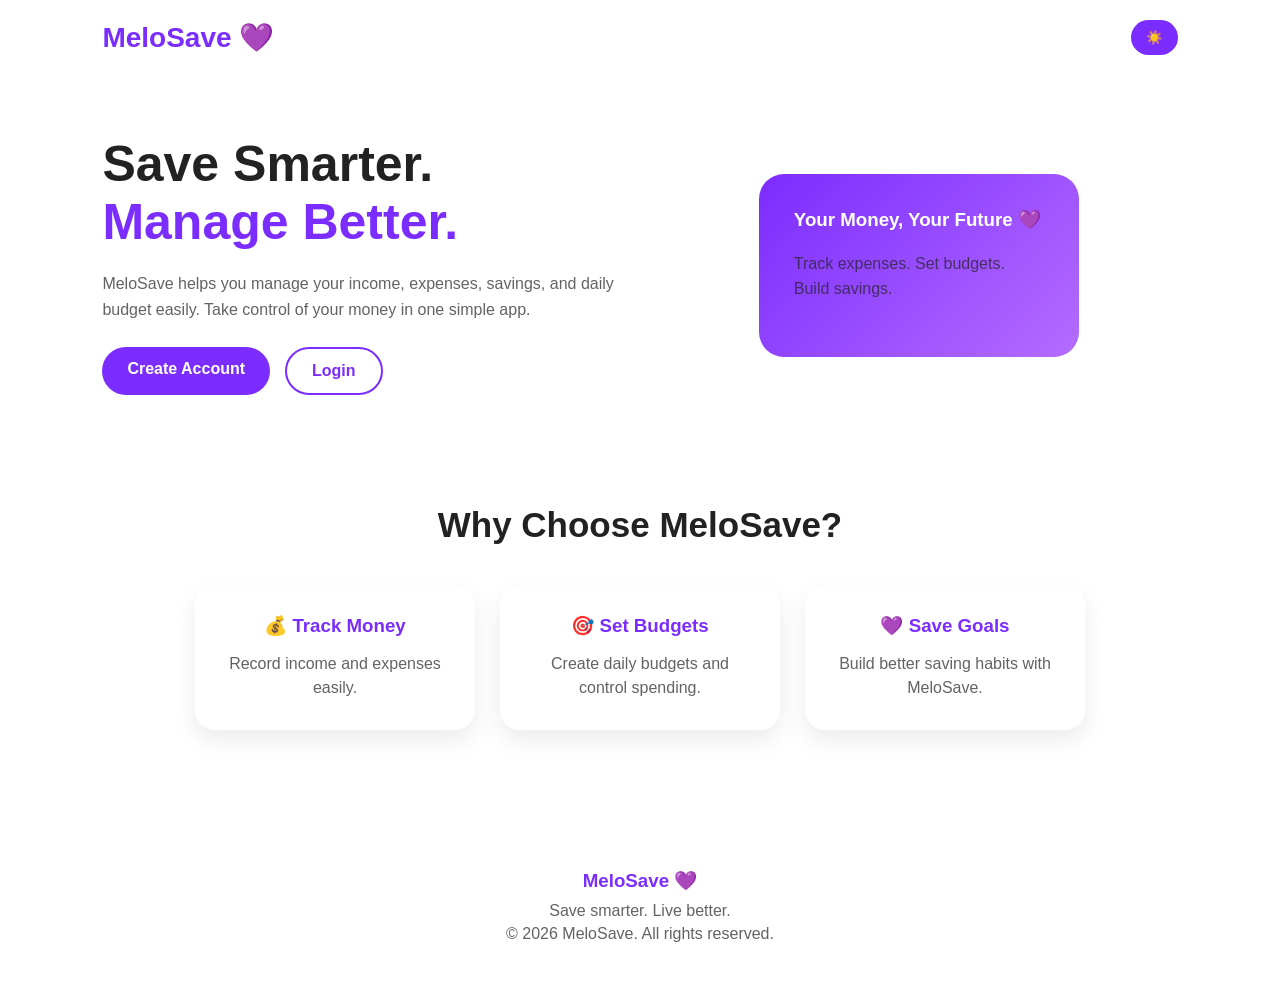
<file: index.html>
<!DOCTYPE html>
<html lang="en">

<head>
    <meta charset="UTF-8">
    <meta name="viewport" content="width=device-width, initial-scale=1.0">

    <title>MeloSave | Save Smarter</title>

    <link rel="stylesheet" href="style.css">
    <link rel="manifest" href="/MELOSAV/manifest.json">
<meta name="theme-color" content="#6C3EF4">
    <link rel="apple-touch-icon" href="icon-192.png">
<link rel="icon" type="image/png" href="icon-192.png">
    

</head>


<body>


<!-- NAVBAR -->

<header>

    <nav class="navbar">

        <h2 class="logo">
            MeloSave 💜
        </h2>


        <div class="nav-buttons">

            <button id="themeToggle">
                🌙
            </button>

        </div>

    </nav>

</header>




<!-- HERO SECTION -->

<section class="hero">


    <div class="hero-content">

        <h1>
            Save Smarter.
            <span>Manage Better.</span>
        </h1>


        <p>
            MeloSave helps you manage your income,
            expenses, savings, and daily budget easily.
            Take control of your money in one simple app.
        </p>


        <div class="hero-buttons">

            <a href="signup.html" class="btn">
                Create Account
            </a>


            <a href="login.html" class="btn secondary">
                Login
            </a>

        </div>


    </div>




    <div class="hero-card">


        <div class="money-card">

            <h3>
                Your Money,
                Your Future 💜
            </h3>


            <p>
                Track expenses.
                Set budgets.
                Build savings.
            </p>


        </div>


    </div>


</section>






<!-- FEATURES SECTION -->


<section class="features">


    <h2>
        Why Choose MeloSave?
    </h2>



    <div class="feature-container">


        <div class="feature-card">

            <h3>
                💰 Track Money
            </h3>

            <p>
                Record income and expenses
                easily.
            </p>

        </div>




        <div class="feature-card">

            <h3>
                🎯 Set Budgets
            </h3>

            <p>
                Create daily budgets and
                control spending.
            </p>

        </div>





        <div class="feature-card">

            <h3>
                💜 Save Goals
            </h3>

            <p>
                Build better saving habits
                with MeloSave.
            </p>

        </div>


    </div>


</section>







<!-- FOOTER -->


<footer>


    <h3>
        MeloSave 💜
    </h3>


    <p>
        Save smarter. Live better.
    </p>


    <p>
        © 2026 MeloSave. All rights reserved.
    </p>


</footer>





<script src="script.js"></script>
    <script>
  if ("serviceWorker" in navigator) {
    window.addEventListener("load", function() {
      navigator.serviceWorker
        .register("/MELOSAV/sw.js")
        .then(res => console.log("Service worker registered!"))
        .catch(err => console.log("Service worker not registered", err));
    });
  }
    </script>
    
    

</body>

</html>
</file>
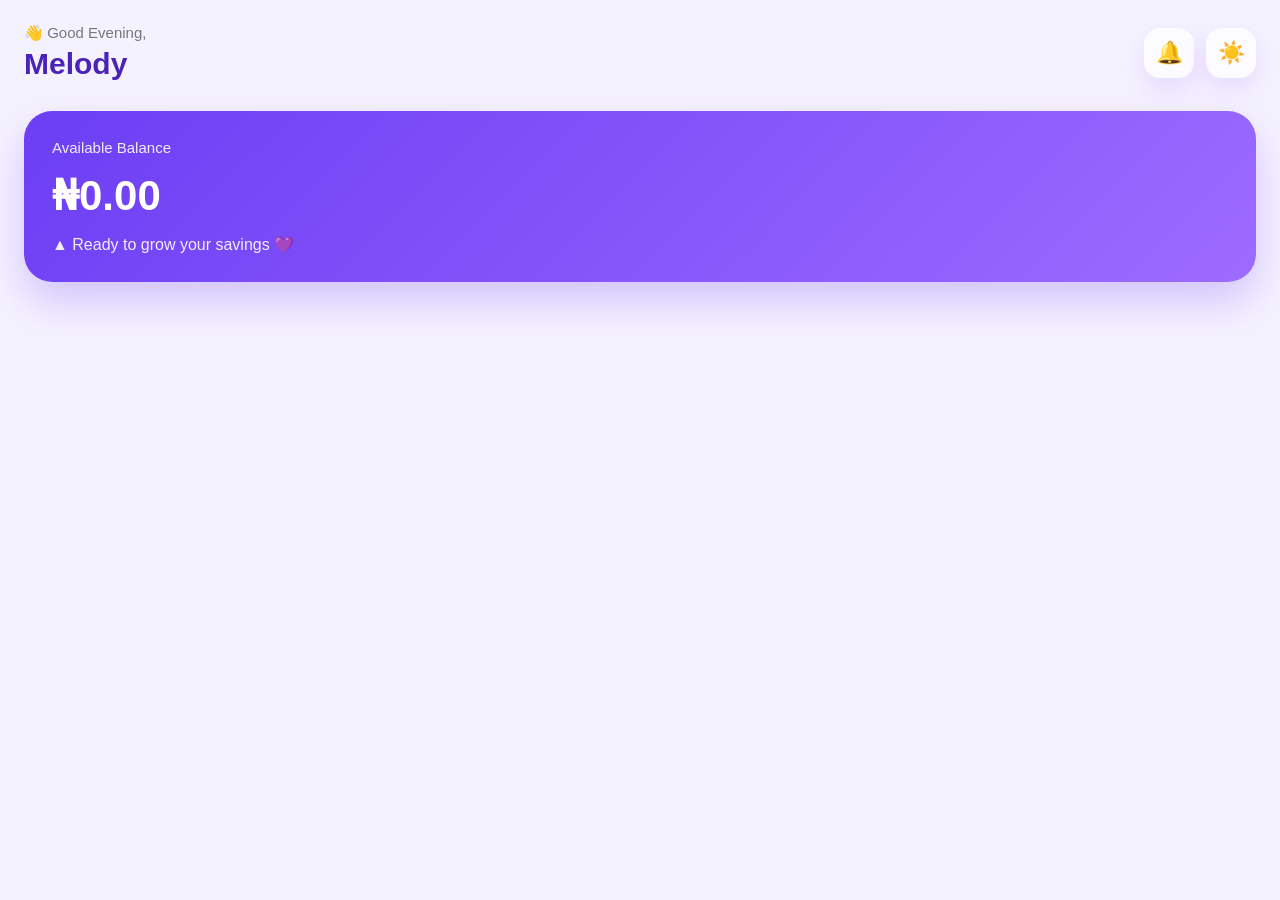
<file: dashboard-v3.html>
<!DOCTYPE html>
<html lang="en">
<head>
    <meta charset="UTF-8">
    <meta name="viewport" content="width=device-width, initial-scale=1.0">
    <title>Dashboard | MeloSave V3</title>

    <link rel="stylesheet" href="dashboard-v3.css">
</head>

<body>
<header class="top-bar">

    <div class="user-info">

        <p class="greeting">
            👋 Good Evening,
        </p>

        <h1 class="username">
            Melody
        </h1>

    </div>

    <div class="top-actions">

        <button class="icon-btn">
            🔔
        </button>

        <button class="icon-btn" id="themeToggle">
            🌙
        </button>

    </div>

</header>



<section class="balance-card">

    <p class="balance-title">
        Available Balance
    </p>

    <h2 class="balance-amount">
        ₦0.00
    </h2>

    <p class="balance-change">
        ▲ Ready to grow your savings 💜
    </p>

</section>
</body>

<script src="script.js"></script>
</html>
</file>
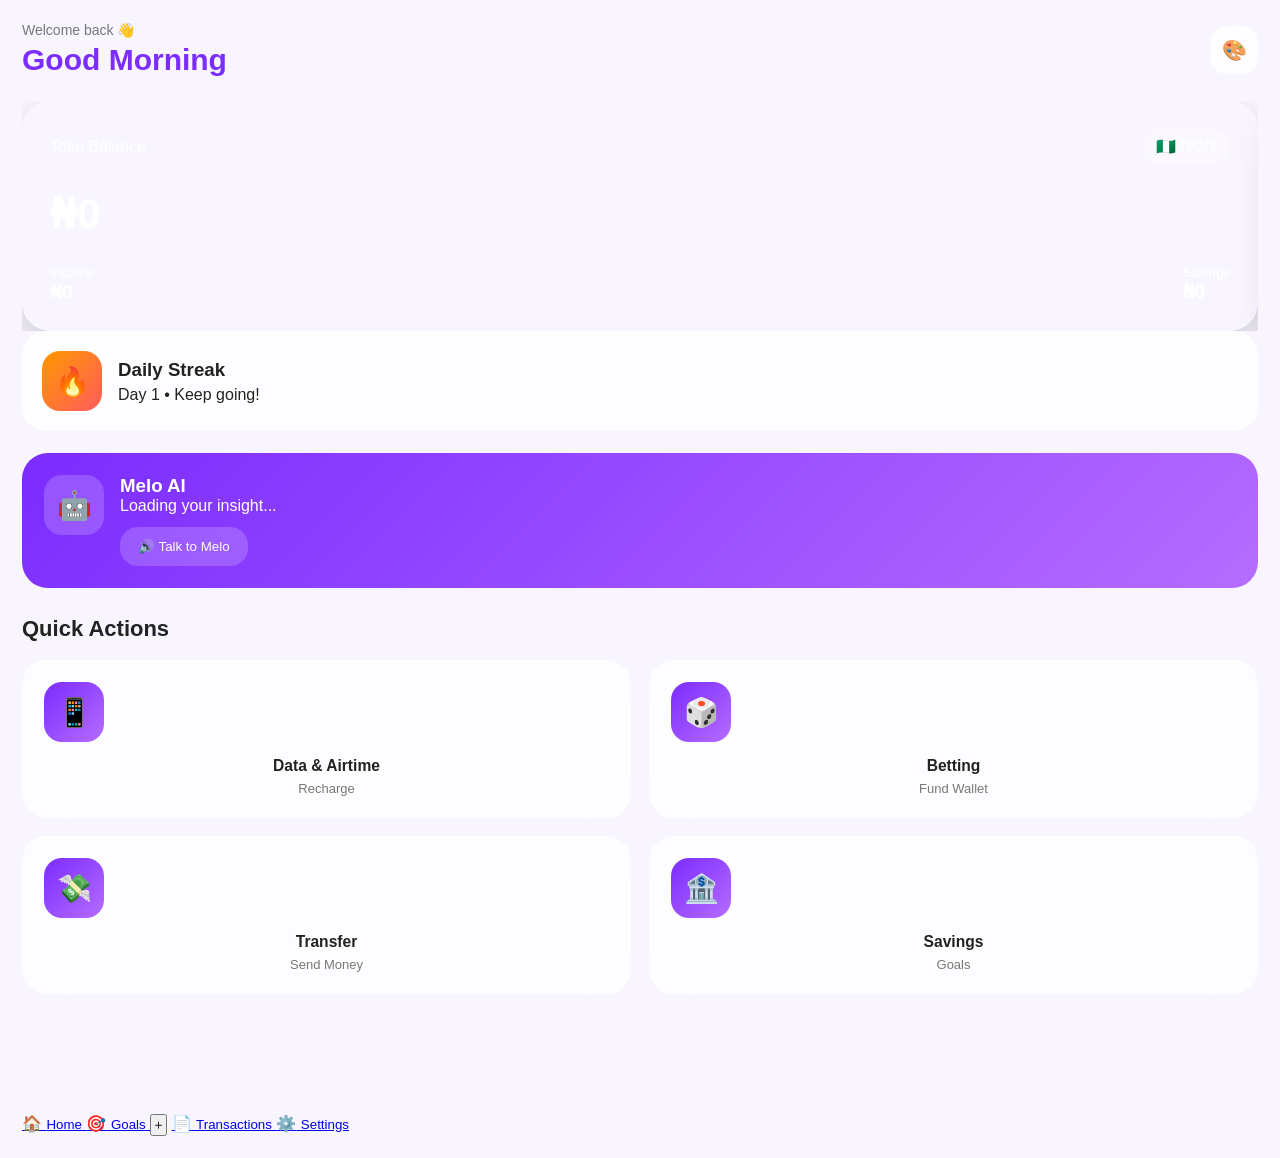
<file: home.html>
<!DOCTYPE html>
<html lang="en">
<head>
    <meta charset="UTF-8">
    <meta name="viewport" content="width=device-width, initial-scale=1.0">
    <title>Home | MeloSave V3</title>
    <link rel="stylesheet" href="home.css">
<link rel="stylesheet" href="theme.css">
</head>
<body>
<header class="home-header">

    <div class="welcome">

        <p class="hello">
            Welcome back 👋
        </p>

        <h1 id="welcomeMessage">
            Good Morning
        </h1>

    </div>

    <div class="header-buttons">

        <button class="header-btn" id="themeToggle">
            ☀️
        </button>

    </div>

</header>
<div class="wallet-slider">

    <!-- 🇳🇬 NGN -->

    <section class="balance-card wallet-card ngn-card">

        <div class="balance-top">
            <p class="balance-label">Total Balance</p>
            <span class="currency">🇳🇬 NGN</span>
        </div>

        <h2 id="balance">₦0</h2>

        <div class="balance-bottom">

            <div>
                <small>Income</small>
                <h3 id="incomeAmount">₦0</h3>
            </div>

            <div>
                <small>Savings</small>
                <h3 id="savingAmount">₦0</h3>
            </div>

        </div>

    </section>

    <!-- 🇺🇸 USD -->

    <section class="balance-card wallet-card usd-card">

        <div class="balance-top">
            <p class="balance-label">United States Dollar</p>
            <span class="currency">🇺🇸 USD</span>
        </div>

        <h2 id="usdBalance">$0.00</h2>

    </section>

    <!-- 🇪🇺 EUR -->

    <section class="balance-card wallet-card eur-card">

        <div class="balance-top">
            <p class="balance-label">Euro</p>
            <span class="currency">🇪🇺 EUR</span>
        </div>

        <h2 id="eurBalance">€0.00</h2>

    </section>

    <!-- 🇬🇧 GBP -->

    <section class="balance-card wallet-card gbp-card">

        <div class="balance-top">
            <p class="balance-label">British Pound</p>
            <span class="currency">🇬🇧 GBP</span>
        </div>

        <h2 id="gbpBalance">£0.00</h2>

    </section>

    <!-- 🌍 FCFA -->

    <section class="balance-card wallet-card fcfa-card">

        <div class="balance-top">
            <p class="balance-label">CFA Franc</p>
            <span class="currency">🌍 XOF</span>
        </div>

        <h2 id="fcfaBalance">0 FCFA</h2>

    </section>

</div>

<div class="wallet-dots">

    <span class="active"></span>
    <span></span>
    <span></span>
    <span></span>
    <span></span>

</div>

<section class="streak-card">

    <div class="streak-icon">🔥</div>

    <div>

        <h3>Daily Streak</h3>

        <p id="streakText">Day 1 • Keep going!</p>

    </div>

</section>
<section class="melo-card">

    <div class="melo-icon">
        🤖
    </div>

    <div>
        <h3>Melo AI</h3>

        <p id="meloMessage">
            Loading your insight...
        </p>
<button id="meloSpeakBtn">
    🔊 Talk to Melo
</button>
    </div>

</section>

<section class="quick-actions">

    <h2 class="section-title">
        Quick Actions
    </h2>

    <div class="action-grid">

        <button class="action-card" id="airtimeBtn">

            <div class="action-icon">📱</div>

            <h3>Data & Airtime</h3>

            <p>Recharge</p>

        </button>

        <button class="action-card" id="bettingBtn">

            <div class="action-icon">🎲</div>

            <h3>Betting</h3>

            <p>Fund Wallet</p>

        </button>

        <button class="action-card" id="transferBtn">

            <div class="action-icon">💸</div>

            <h3>Transfer</h3>

            <p>Send Money</p>

        </button>

        <button class="action-card" id="savingBtn">

            <div class="action-icon">🏦</div>

            <h3>Savings</h3>

            <p>Goals</p>

        </button>

    </div>

</section>

<!-- Bottom Navigation -->

<nav class="bottom-nav">

    <a href="home.html" class="nav-item active">
        <span>🏠</span>
        <small>Home</small>
    </a>

    <a href="goals.html" class="nav-item">
    <span>🎯</span>
    <small>Goals</small>
</a>

    <button class="fab" id="addBtn">
    ＋
</button>

    <a href="transactions.html" class="nav-item">
    <span>📄</span>
    <small>Transactions</small>
</a>

    <a href="settings.html" class="nav-item">
    <span>⚙️</span>
    <small>Settings</small>
</a>

</nav>
<div id="transactionModal" class="modal">

    <div class="modal-content">

        <h2>Add Transaction</h2>

        <select id="transactionType">
            <option value="income">Income</option>
            <option value="saving">Savings</option>
        </select>

        <input
            type="number"
            id="amount"
            placeholder="Enter amount">

        <input
            type="text"
            id="description"
            placeholder="Description (Optional)">

        <button id="saveTransaction">
            Save
        </button>

    </div>

</div>
<!-- Transfer Modal -->
<div id="transferModal" class="modal">

    <div class="modal-content">

        <h2>💸 Transfer Money</h2>

        <label>Bank</label>

        <select id="transferBank">

            <option>Access Bank</option>
            <option>GTBank</option>
            <option>First Bank</option>
            <option>UBA</option>
            <option>Zenith Bank</option>
            <option>Opay</option>
            <option>Moniepoint</option>
            <option>Palmpay</option>

        </select>

        <label>Account Number</label>

        <input
    type="text"
    id="accountNumber"
    maxlength="10"
    inputmode="numeric"
    placeholder="Enter 10-digit account number">

        <label>Recipient Name</label>

<input
    type="text"
    id="recipientName"
    placeholder="Enter recipient name">

<label>Amount</label>

<input
    type="number"
    id="transferAmount"
    placeholder="₦0">

        <label>Narration</label>

        <input
            type="text"
            id="transferNarration"
            placeholder="Optional">

        <button id="continueTransfer">

            Continue

        </button>

    </div>

</div>
<!-- Transfer Success Modal -->

<div id="successModal" class="modal">

    <div class="modal-content success-box">

        <h2>✅ Transfer Successful</h2>

        <p id="receiptDetails">
            Your transfer was completed.
        </p>


        <button id="shareReceipt">
            📤 Share Receipt
        </button>


        <button id="viewTransactions">
            📄 Recent Transactions
        </button>
<button id="closeReceipt">
    ✅ Done
</button>


    </div>

</div>
<!-- Data & Airtime Modal -->

<div id="airtimeModal" class="modal">

    <div class="modal-content">

        <h2>📱 Buy Airtime & Data</h2>

        <label>Service</label>

        <select id="serviceType">
            <option value="airtime">Airtime</option>
            <option value="data">Data</option>
        </select>

        <label>Network</label>

        <select id="network">

            <option>MTN</option>
            <option>Airtel</option>
            <option>Glo</option>
            <option>9mobile</option>

        </select>

        <label>Phone Number</label>

        <input
            type="tel"
            id="phoneNumber"
            maxlength="11"
            placeholder="08012345678">

        <label>Amount</label>

        <input
            type="number"
            id="airtimeAmount"
            placeholder="₦0">

        <button id="buyAirtime">

            Continue

        </button>

    </div>

</div>
<!-- Airtime Success Modal -->

<div id="airtimeSuccessModal" class="modal">

    <div class="modal-content">

        <div id="airtimeReceiptDetails"></div>

        <button id="shareAirtimeReceipt">
            📤 Share Receipt
        </button>

        <button id="viewAirtimeTransactions">
            📄 Recent Transactions
        </button>

        <button id="closeAirtimeReceipt">
            ✅ Done
        </button>

    </div>

</div>
<script src="storage.js"></script>

<script src="theme.js"></script>

<script src="auth.js"></script>

<script src="notifications.js"></script>

<script src="transactions.js"></script>

<script src="budget.js"></script>

<script src="wallet.js"></script>

<script src="rates.js"></script>

<script src="transfer.js"></script>

<script src="airtime.js"></script>

<script src="melo-ai.js"></script>

<script src="melo-voice.js"></script>

<script src="profile.js"></script>

<script src="welcome.js"></script>

<script src="home.js"></script>

</body>
</html>
</file>
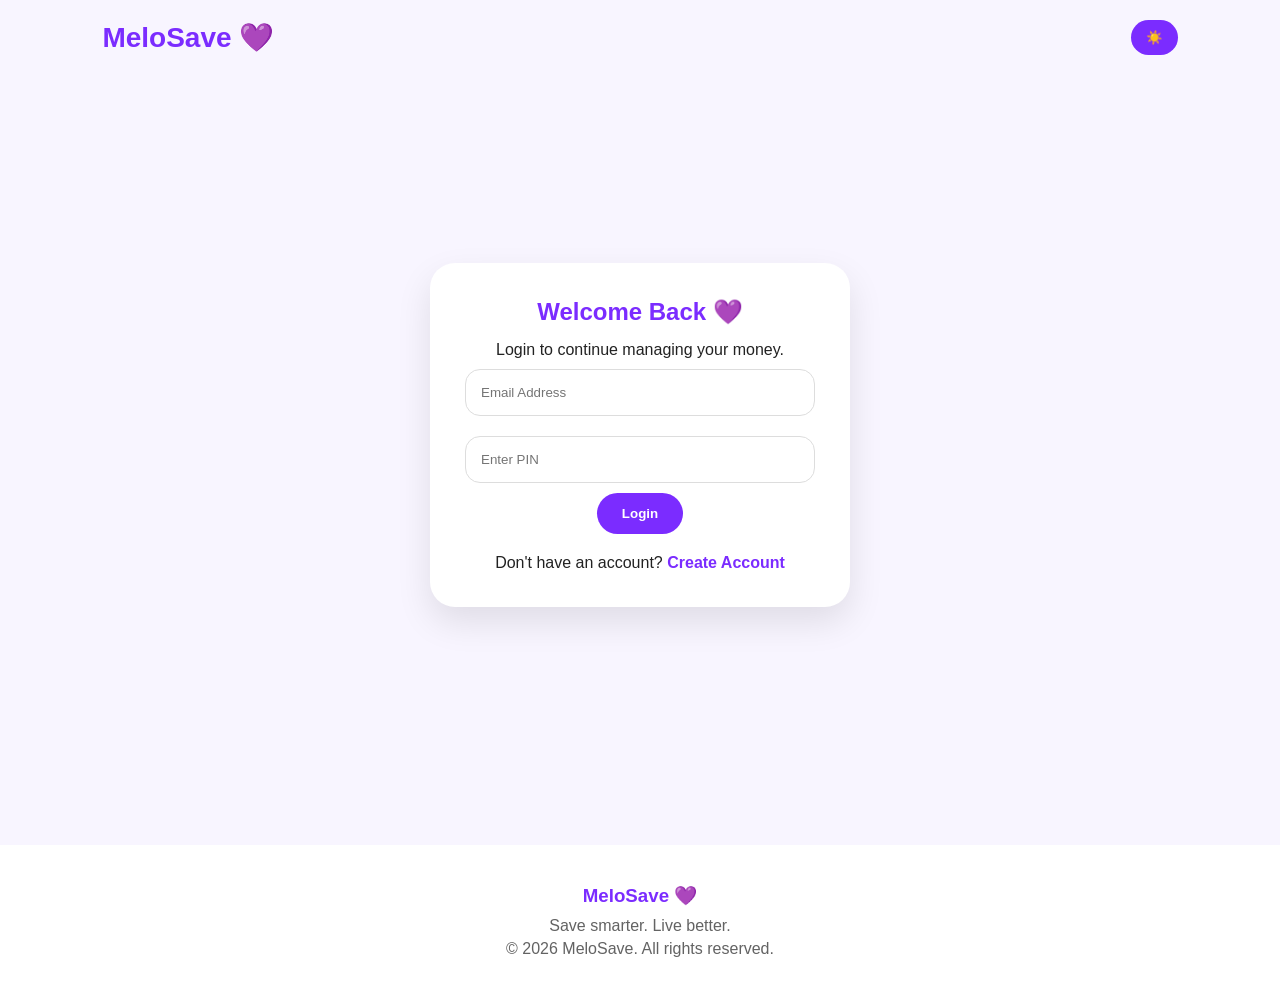
<file: login.html>
<!DOCTYPE html>
<html lang="en">

<head>

    <meta charset="UTF-8">
    <meta name="viewport" content="width=device-width, initial-scale=1.0">

    <title>Login | MeloSave</title>

    <link rel="stylesheet" href="style.css">
<link rel="stylesheet" href="theme.css">
</head>


<body>




<!-- NAVBAR -->

<header>

    <nav class="navbar">


        <h2 class="logo">
            MeloSave 💜
        </h2>



        <button id="themeToggle">
            🌙
        </button>


    </nav>

</header>







<!-- LOGIN SECTION -->


<section class="form-section">


    <div class="form-card">



        <h1>
            Welcome Back 💜
        </h1>



        <p>
            Login to continue managing
            your money.
        </p>






        <form id="loginForm">



            <input
            type="email"
            id="loginEmail"
            placeholder="Email Address"
            required>






            <input
            type="password"
            id="loginPin"
            placeholder="Enter PIN"
            maxlength="6"
            required>







            <button 
            type="submit"
            class="btn">

                Login

            </button>



        </form>






        <p class="switch-text">


            Don't have an account?


            <a href="signup.html">
                Create Account
            </a>


        </p>





    </div>



</section>








<!-- FOOTER -->


<footer>


    <h3>
        MeloSave 💜
    </h3>


    <p>
        Save smarter. Live better.
    </p>


    <p>
        © 2026 MeloSave. All rights reserved.
    </p>


</footer>







<script src="script.js"></script>


</body>

</html>
</file>
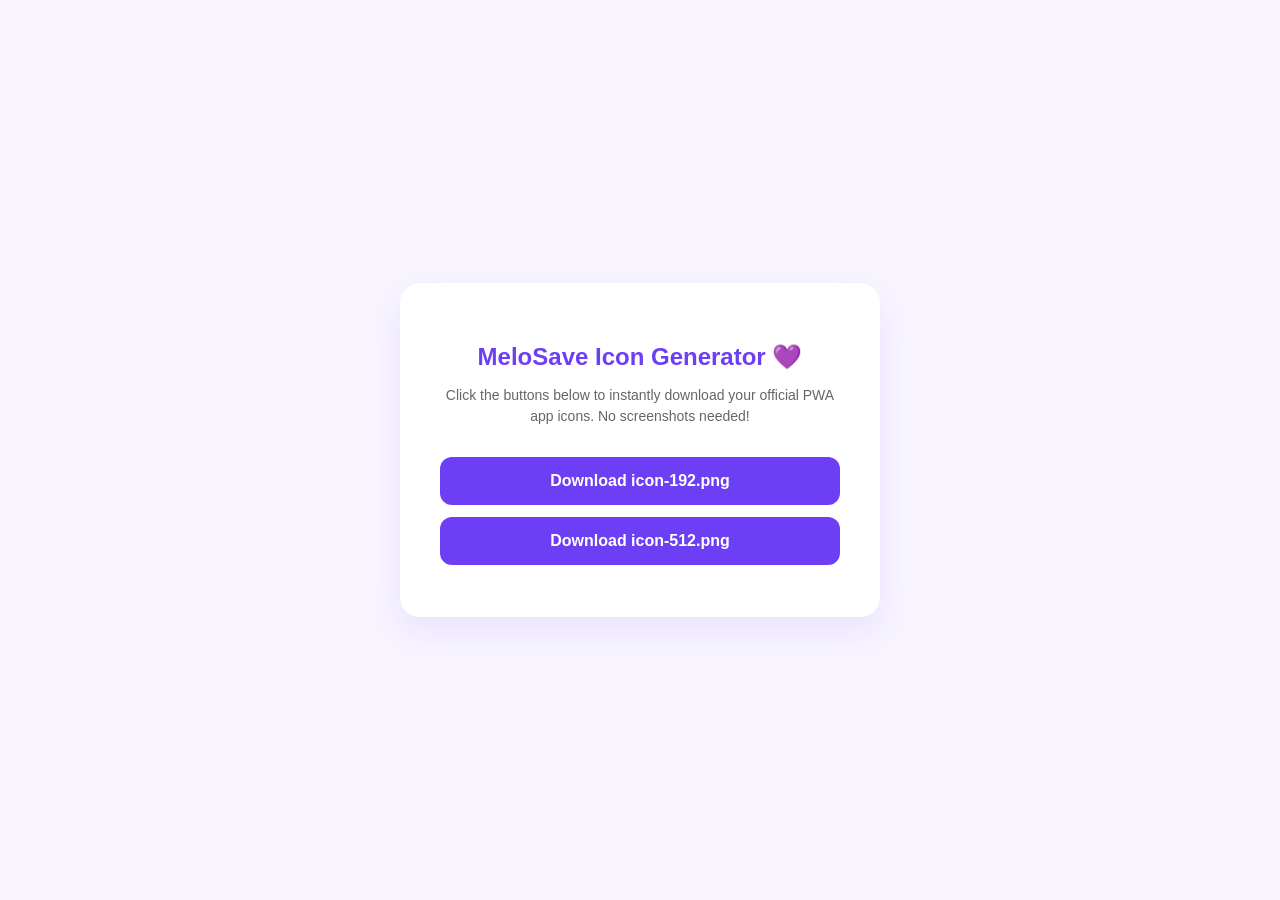
<file: make-icon.html>
<!DOCTYPE html>
<html lang="en">
<head>
    <meta charset="UTF-8">
    <title>MeloSave Icon Generator</title>
    <style>
        body {
            font-family: 'Segoe UI', Tahoma, Geneva, Verdana, sans-serif;
            display: flex;
            flex-direction: column;
            align-items: center;
            justify-content: center;
            height: 100vh;
            background: #f8f5ff;
            margin: 0;
        }
        .card {
            background: white;
            padding: 40px;
            border-radius: 20px;
            box-shadow: 0 15px 35px rgba(108, 62, 244, 0.1);
            text-align: center;
            max-width: 400px;
        }
        h2 { color: #6C3EF4; margin-bottom: 10px; }
        p { color: #666; font-size: 14px; margin-bottom: 30px; line-height: 1.5; }
        .btn {
            display: block;
            width: 100%;
            background: #6C3EF4;
            color: white;
            border: none;
            padding: 15px;
            font-size: 16px;
            font-weight: bold;
            border-radius: 12px;
            cursor: pointer;
            transition: 0.2s;
            margin-bottom: 12px;
        }
        .btn:hover { background: #4A24B8; transform: translateY(-2px); }
        canvas { display: none; }
    </style>
</head>
<body>

    <div class="card">
        <h2>MeloSave Icon Generator 💜</h2>
        <p>Click the buttons below to instantly download your official PWA app icons. No screenshots needed!</p>
        
        <button class="btn" onclick="generateAndDownload(192, 'icon-192.png')">Download icon-192.png</button>
        <button class="btn" onclick="generateAndDownload(512, 'icon-512.png')">Download icon-512.png</button>
    </div>

    <canvas id="iconCanvas"></canvas>

    <script>
        function generateAndDownload(size, filename) {
            const canvas = document.getElementById('iconCanvas');
            const ctx = canvas.getContext('2d');
            
            canvas.width = size;
            canvas.height = size;

            // 1. Create Purple Gradient Background
            const gradient = ctx.createLinearGradient(0, 0, size, size);
            gradient.addColorStop(0, '#6C3EF4');
            gradient.addColorStop(1, '#4A24B8');
            ctx.fillStyle = gradient;
            ctx.fillRect(0, 0, size, size);

            // 2. Draw the White "M" 
            ctx.fillStyle = '#FFFFFF';
            ctx.textAlign = 'center';
            ctx.textBaseline = 'middle';
            ctx.font = `bold ${size * 0.45}px sans-serif`;
            ctx.fillText('M', size / 2, size * 0.42);

            // 3. Draw the Purple Heart "💜"
            ctx.font = `${size * 0.18}px sans-serif`;
            ctx.fillText('💜', size / 2, size * 0.75);

            // 4. Force Download the PNG
            const link = document.createElement('a');
            link.download = filename;
            link.href = canvas.toDataURL('image/png');
            link.click();
        }
    </script>
</body>
</html>
</file>
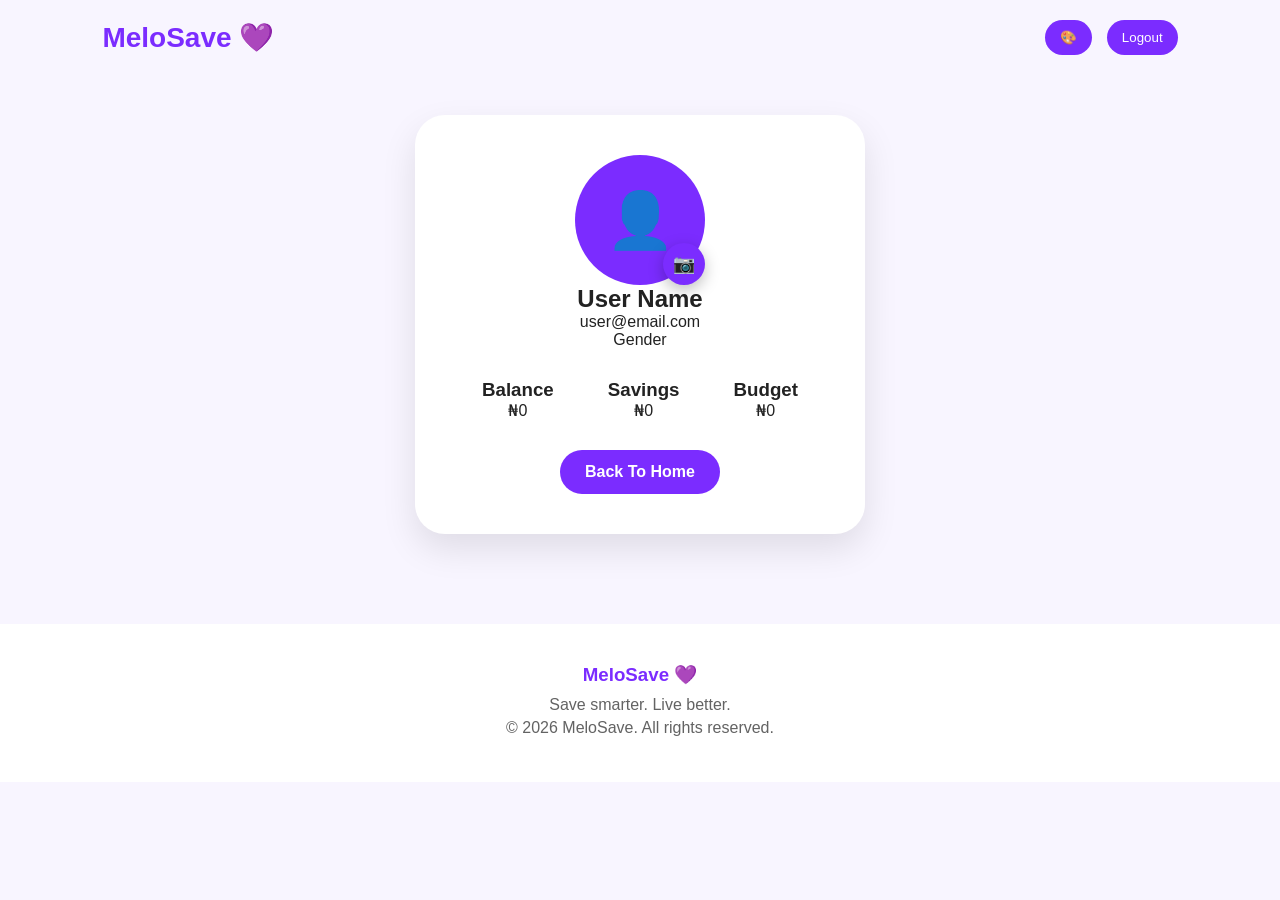
<file: profile.html>
<!DOCTYPE html>
<html lang="en">

<head>

    <meta charset="UTF-8">
    <meta name="viewport" content="width=device-width, initial-scale=1.0">

    <title>Profile | MeloSave</title>

    <link rel="stylesheet" href="style.css">
<link rel="stylesheet" href="theme.css">

</head>


<body>




<!-- NAVBAR -->

<header>

    <nav class="navbar">


        <h2 class="logo">
            MeloSave 💜
        </h2>



        <div>

            <button id="themeToggle">
                🌙
            </button>


            <button id="logoutBtn">
                Logout
            </button>


        </div>


    </nav>

</header>








<!-- PROFILE SECTION -->


<section class="profile-section">


    <div class="profile-card">



        <!-- AVATAR -->


        <div class="avatar-container">

   <div class="avatar-container">

    <div id="userAvatar" class="avatar">
        👤
    </div>

    <img
        id="profileImage"
        class="profile-image"
        alt="Profile Picture"
        style="display:none;">

    <button id="changePhotoBtn" class="camera-btn">
        📷
    </button>

    <input
        type="file"
        id="photoInput"
        accept="image/*"
        hidden>

</div>

    

    <input
        type="file"
        id="photoInput"
        accept="image/*"
        hidden>

</div>






        <h1 id="profileName">

            User Name

        </h1>




        <p id="profileEmail">

            user@email.com

        </p>





        <p id="profileGender">

            Gender

        </p>








        <!-- ACCOUNT SUMMARY -->


        <div class="profile-summary">



            <div>

                <h3>
                    Balance
                </h3>

                <p id="profileBalance">
                    ₦0
                </p>

            </div>





            <div>

                <h3>
                    Savings
                </h3>

                <p id="profileSavings">
                    ₦0
                </p>

            </div>






            <div>

                <h3>
                    Budget
                </h3>

                <p id="profileBudget">
                    ₦0
                </p>

            </div>



        </div>








        <a href="home.html" class="btn">
    Back To Home
        </a>




    </div>


</section>








<!-- FOOTER -->


<footer>


    <h3>
        MeloSave 💜
    </h3>


    <p>
        Save smarter. Live better.
    </p>


    <p>
        © 2026 MeloSave. All rights reserved.
    </p>


</footer>





<script src="storage.js"></script>
<script src="auth.js"></script>
<script src="profile.js"></script>
<script src="theme.js"></script>
<script src="profile-picture.js"></script>



</body>

</html>
</file>
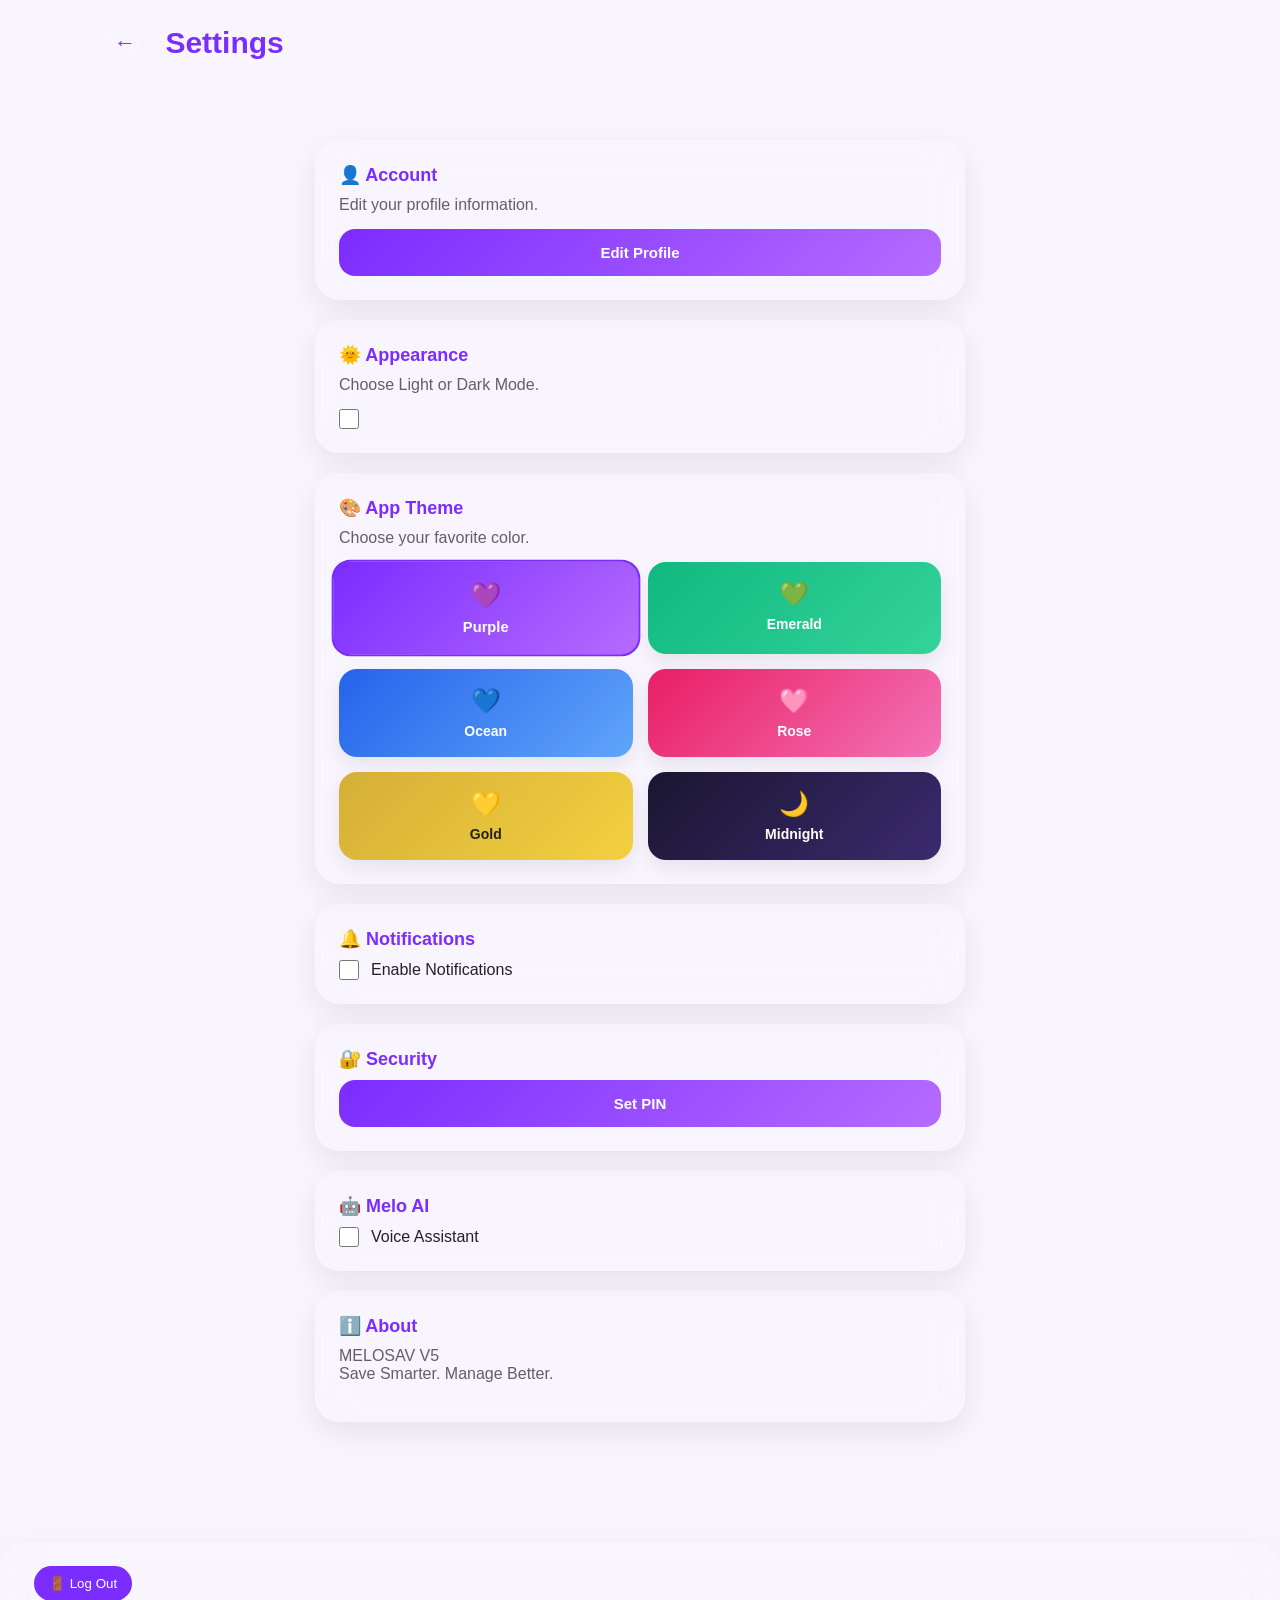
<file: settings.html>
<!DOCTYPE html>
<html lang="en">

<head>

<meta charset="UTF-8">

<meta name="viewport"
content="width=device-width, initial-scale=1.0">

<title>Settings | MeloSave</title>

<link rel="stylesheet" href="style.css">
<link rel="stylesheet" href="settings.css">
<link rel="stylesheet" href="theme.css">

</head>

<body>



<header class="settings-header">

    <a href="home.html" class="back-btn">←</a>

    <h1>Settings</h1>

</header>

<div class="settings-container">

    <div class="settings-card">

        <h3>👤 Account</h3>

        <p>Edit your profile information.</p>

        <button id="editProfileBtn" class="settings-btn">
            Edit Profile
        </button>

    </div>
<div class="settings-card">

    <h3>🌞 Appearance</h3>

    <p>Choose Light or Dark Mode.</p>

    <label class="switch">

        <input type="checkbox" id="darkModeSwitch">

        <span class="slider"></span>

    </label>

</div>

        <div class="settings-card">

    <h3>🎨 App Theme</h3>

    <p>Choose your favorite color.</p>

    <div class="theme-grid">

        <button class="theme-option" data-theme="purple">
            💜
            <span>Purple</span>
        </button>

        <button class="theme-option" data-theme="emerald">
            💚
            <span>Emerald</span>
        </button>

        <button class="theme-option" data-theme="ocean">
            💙
            <span>Ocean</span>
        </button>

        <button class="theme-option" data-theme="rose">
            🩷
            <span>Rose</span>
        </button>

        <button class="theme-option" data-theme="gold">
            💛
            <span>Gold</span>
        </button>

        <button class="theme-option" data-theme="midnight">
            🌙
            <span>Midnight</span>
        </button>

    </div>

</div>
<div class="settings-card">

    <h3>🔔 Notifications</h3>

    <label>

        <input type="checkbox" id="notificationSwitch">

        Enable Notifications

    </label>

</div>

    <div class="settings-card">

        <h3>🔐 Security</h3>

        <button class="settings-btn">

            Set PIN

        </button>

    </div>

    <div class="settings-card">

        <h3>🤖 Melo AI</h3>

        <label>

            <input type="checkbox" id="voiceSwitch">

            Voice Assistant

        </label>

    </div>

    <div class="settings-card">

    <h3>ℹ️ About</h3>

    <p>
        MELOSAV V5
        <br>
        Save Smarter. Manage Better.
    </p>

    </div>

</div>
<div class="settings-card">

    <button id="logoutBtn">

        🚪 Log Out

    </button>

</div>
<script src="storage.js"></script>
<script src="auth.js"></script>
<script src="theme.js"></script>
<script src="settings.js"></script>

</body>

</html>
</file>
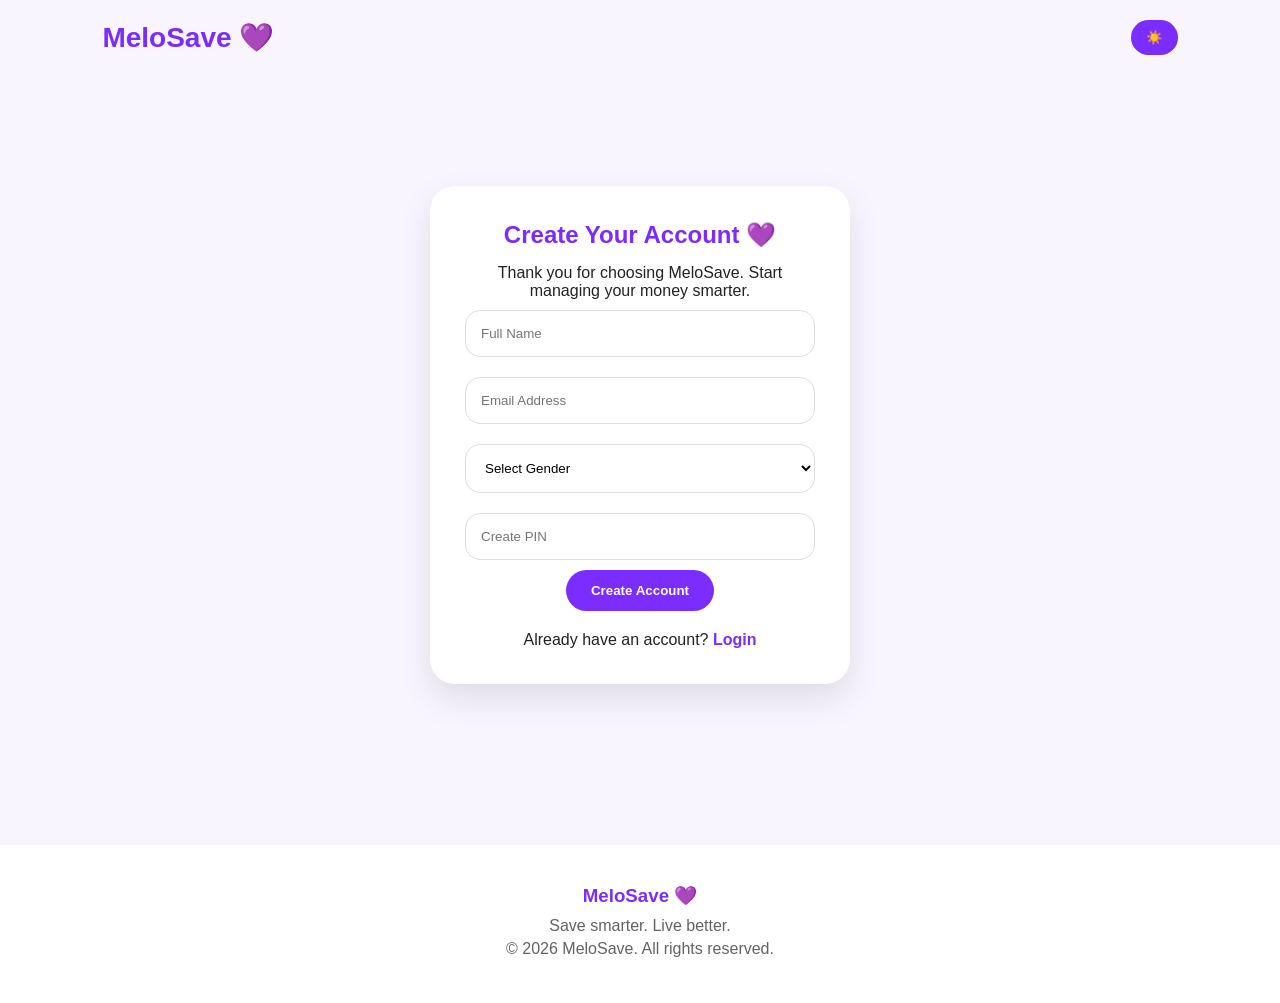
<file: signup.html>
<!DOCTYPE html>
<html lang="en">

<head>

    <meta charset="UTF-8">
    <meta name="viewport" content="width=device-width, initial-scale=1.0">

    <title>Create Account | MeloSave</title>

    <link rel="stylesheet" href="style.css">
<link rel="stylesheet" href="theme.css">

</head>


<body>



<!-- NAVBAR -->

<header>

    <nav class="navbar">

        <h2 class="logo">
            MeloSave 💜
        </h2>


        <button id="themeToggle">
            🌙
        </button>

    </nav>

</header>





<!-- SIGNUP SECTION -->


<section class="form-section">


    <div class="form-card">


        <h1>
            Create Your Account 💜
        </h1>


        <p>
            Thank you for choosing MeloSave.
            Start managing your money smarter.
        </p>





        <form id="signupForm">


            <input 
            type="text"
            id="signupName"
            placeholder="Full Name"
            required>



            <input 
            type="email"
            id="signupEmail"
            placeholder="Email Address"
            required>





            <select id="signupGender" required>

                <option value="">
                    Select Gender
                </option>


                <option value="male">
                    Male 🔵
                </option>


                <option value="female">
                    Female 🟣
                </option>


            </select>






            <input 
            type="password"
            id="signupPin"
            placeholder="Create PIN"
            maxlength="6"
            required>





            <button type="submit" class="btn">

                Create Account

            </button>



        </form>





        <p class="switch-text">

            Already have an account?

            <a href="login.html">
                Login
            </a>

        </p>



    </div>


</section>







<!-- FOOTER -->


<footer>


    <h3>
        MeloSave 💜
    </h3>


    <p>
        Save smarter. Live better.
    </p>


    <p>
        © 2026 MeloSave. All rights reserved.
    </p>


</footer>







<script src="script.js"></script>


</body>

</html>
</file>
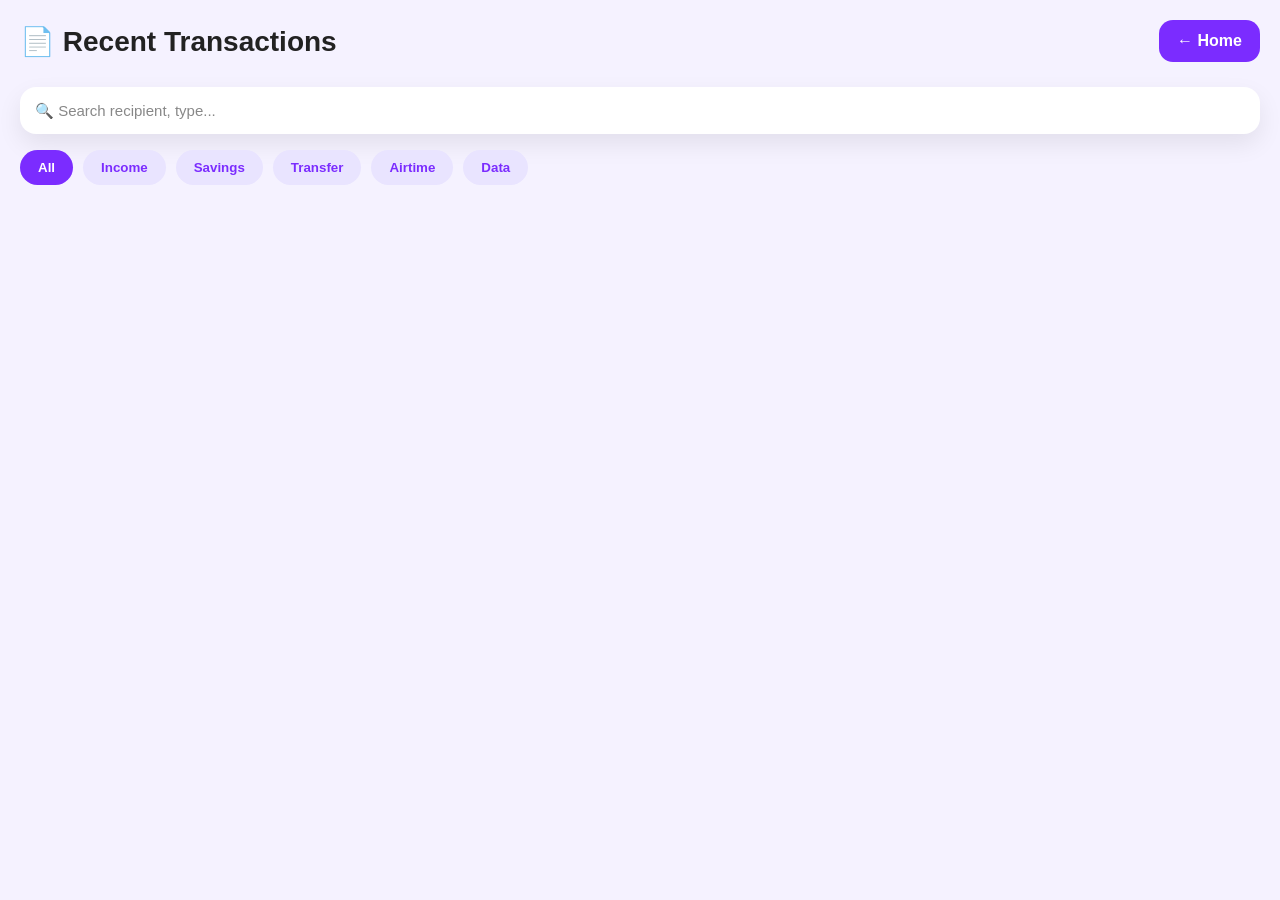
<file: transactions.html>
<!DOCTYPE html>
<html lang="en">

<head>

<meta charset="UTF-8">

<meta name="viewport"
content="width=device-width, initial-scale=1.0">

<title>Recent Transactions | MeloSave</title>

<link rel="stylesheet" href="home.css">
<link rel="stylesheet" href="theme.css">
<style>
:root{

--bg:#F5F2FF;
--card:#FFFFFF;
--text:#222222;
--subtext:#888888;

--primary:#7B2CFF;
--primary-light:#E9E4FF;

--border:#ECECEC;

--shadow:0 10px 25px rgba(0,0,0,.08);

}

body.dark-mode{

--bg:#121212;

--card:#1E1E1E;

--text:#F5F5F5;

--subtext:#B5B5B5;

--primary:#9D6BFF;

--primary-light:#35215F;

--border:#2C2C2C;

--shadow:0 10px 30px rgba(0,0,0,.35);

}

/* ===========================
   BODY
=========================== */

body{

background:var(--bg);

color:var(--text);

padding:20px;

font-family:Arial,sans-serif;

transition:.35s ease;

}

/* ===========================
   HEADER
=========================== */

.transactions-header{

display:flex;

justify-content:space-between;

align-items:center;

margin-bottom:25px;

}

.transactions-header h1{

color:var(--text);

font-size:28px;

font-weight:700;

}

.back-btn{

text-decoration:none;

background:var(--primary);

color:#fff;

padding:12px 18px;

border-radius:14px;

font-weight:600;

transition:.3s;

}

.back-btn:hover{

transform:translateY(-2px);

}

/* ===========================
   SEARCH + FILTER
=========================== */

.transaction-tools{

margin-bottom:20px;

}

#searchTransaction{

width:100%;

padding:15px;

border:none;

border-radius:16px;

background:var(--card);

color:var(--text);

box-shadow:var(--shadow);

outline:none;

font-size:15px;

margin-bottom:16px;

transition:.3s;

}

#searchTransaction::placeholder{

color:var(--subtext);

}

.filter-row{

display:flex;

gap:10px;

overflow-x:auto;

padding-bottom:6px;

}

.filter-row::-webkit-scrollbar{

display:none;

}

.filter-btn{

border:none;

background:var(--primary-light);

color:var(--primary);

padding:10px 18px;

border-radius:999px;

font-weight:600;

cursor:pointer;

white-space:nowrap;

transition:.25s;

}

.filter-btn.active{

background:var(--primary);

color:#fff;

}
/* ===========================
   TRANSACTION LIST
=========================== */

#transactionList{

list-style:none;

padding:0;

margin:0;

}

.transaction-card{

background:var(--card);

border:1px solid var(--border);

border-radius:22px;

padding:18px;

margin-bottom:16px;

box-shadow:var(--shadow);

transition:.3s ease;

}

.transaction-card:hover{

transform:translateY(-2px);

}

.transaction-top{

display:flex;

justify-content:space-between;

align-items:flex-start;

margin-bottom:10px;

gap:10px;

}

.transaction-title{

font-size:17px;

font-weight:700;

color:var(--text);

}

.transaction-date{

font-size:13px;

color:var(--subtext);

text-align:right;

}

.transaction-amount{

font-size:22px;

font-weight:700;

color:var(--primary);

margin-top:8px;

}

/* ===========================
   EMPTY STATE
=========================== */

#transactionList h3{

text-align:center;

color:var(--subtext);

margin-top:60px;

font-weight:600;

}

/* ===========================
   RESPONSIVE
=========================== */

@media (max-width:600px){

.transactions-header h1{

font-size:24px;

}

.back-btn{

padding:10px 15px;

font-size:14px;

}

.transaction-title{

font-size:16px;

}

.transaction-amount{

font-size:20px;

}

}

</style>

</head>

<body>

<div class="transactions-header">

<h1>📄 Recent Transactions</h1>

<a href="home.html" class="back-btn">

← Home

</a>

</div>
<div class="transaction-tools">

<input
type="search"
id="searchTransaction"
placeholder="🔍 Search recipient, type...">

<div class="filter-row">

<button class="filter-btn active" data-filter="all">
All
</button>

<button class="filter-btn" data-filter="income">
Income
</button>

<button class="filter-btn" data-filter="saving">
Savings
</button>

<button class="filter-btn" data-filter="transfer">
Transfer
</button>

<button class="filter-btn" data-filter="airtime">
Airtime
</button>

<button class="filter-btn" data-filter="data">
Data
</button>

</div>

</div>

<ul id="transactionList">

</ul>

<script src="storage.js"></script>
<script src="notifications.js"></script>
<script src="auth.js"></script>
<script src="transactions.js"></script>

<script>

document.addEventListener("DOMContentLoaded", () => {

    const list = document.getElementById("transactionList");
    const search = document.getElementById("searchTransaction");
    const buttons = document.querySelectorAll(".filter-btn");

    const user = getCurrentUser();

    if (!user) return;

    let currentFilter = "all";

    function renderTransactions() {

        list.innerHTML = "";

        let transactions = [...user.data.transactions];

        // Filter
        if (currentFilter !== "all") {
            transactions = transactions.filter(
                item => item.type === currentFilter
            );
        }

        // Search
        const keyword = search.value.toLowerCase();

        if (keyword !== "") {

            transactions = transactions.filter(item => {

                return (
                    (item.type || "").toLowerCase().includes(keyword) ||
                    (item.recipient || "").toLowerCase().includes(keyword) ||
                    (item.network || "").toLowerCase().includes(keyword) ||
                    (item.phone || "").toLowerCase().includes(keyword)
                );

            });

        }

        if (transactions.length === 0) {

            list.innerHTML = "<h3>No transactions found 💜</h3>";

            return;

        }

        transactions.forEach(item => {

            let icon = "💜";

            if (item.type === "income") icon = "💰";
            if (item.type === "saving") icon = "🏦";
            if (item.type === "transfer") icon = "💸";
            if (item.type === "airtime") icon = "📱";
            if (item.type === "data") icon = "📶";

            list.innerHTML += `
                <li class="transaction-card">

                    <div class="transaction-top">

                        <div class="transaction-title">
                            ${icon} ${item.type.toUpperCase()}
                        </div>

                        <div class="transaction-date">
                            ${item.date}
                        </div>

                    </div>

                    <div class="transaction-amount">
                        ₦${Number(item.amount).toLocaleString()}
                    </div>

                </li>
            `;

        });

    }

    renderTransactions();

    search.addEventListener("input", renderTransactions);

    buttons.forEach(btn => {

        btn.addEventListener("click", () => {

            buttons.forEach(b => b.classList.remove("active"));

            btn.classList.add("active");

            currentFilter = btn.dataset.filter;

            renderTransactions();

        });

    });

});

</script>

</body>

</html>
</file>
<file: style.css>
/* =====================================
   MELOSAVE THEME COLORS
===================================== */

:root{

    --primary:#7b2cff;
    --secondary:#b56cff;

    --background:#ffffff;
    --card:#ffffff;

    --text:#222222;
    --border:#dddddd;

    --soft-purple:#f5edff;

}
/* =====================================
   DYNAMIC COLOR THEMES
===================================== */

/* 💜 Purple (Default) */

body.theme-purple{

    --primary:#7b2cff;
    --secondary:#b56cff;

    --background:#ffffff;
    --card:#ffffff;

    --text:#222222;
    --border:#dddddd;

    --soft-purple:#f5edff;

}


/* 💚 Emerald */

body.theme-emerald{

    --primary:#00A86B;
    --secondary:#48D597;

    --background:#F6FFF9;
    --card:#FFFFFF;

    --text:#1D2B24;
    --border:#CDECDD;

    --soft-purple:#E8FFF2;

}


/* 🌊 Ocean */

body.theme-ocean{

    --primary:#0077FF;
    --secondary:#4DB8FF;

    --background:#F3FAFF;
    --card:#FFFFFF;

    --text:#183153;
    --border:#D8EFFF;

    --soft-purple:#EAF7FF;

}


/* 🌹 Rose */

body.theme-rose{

    --primary:#E91E63;
    --secondary:#FF6FA5;

    --background:#FFF7FA;
    --card:#FFFFFF;

    --text:#4A2433;
    --border:#FFD7E4;

    --soft-purple:#FFF0F6;

}


/* ✨ Gold */

body.theme-gold{

    --primary:#C89B00;
    --secondary:#F4C542;

    --background:#FFFDF5;
    --card:#FFFFFF;

    --text:#3A3200;
    --border:#F5E8A4;

    --soft-purple:#FFF8DA;

}


/* 🌌 Midnight */

body.theme-midnight{

    --primary:#5E5CE6;
    --secondary:#8E8CFF;

    --background:#111827;
    --card:#1E293B;

    --text:#FFFFFF;
    --border:#374151;

    --soft-purple:#273449;

}



/* =====================================
   RESET
===================================== */


*{

    margin:0;

    padding:0;

    box-sizing:border-box;

    font-family:"Poppins", Arial, sans-serif;

}
body{

    background:var(--background);

    color:var(--text);

    transition:
        background .3s,
        color .3s;

}

a{

    text-decoration:none;

}



button{

    cursor:pointer;

    border:none;

}
/* =====================================
   NAVBAR
===================================== */


header{

    padding:20px 8%;

}



.navbar{

    display:flex;

    justify-content:space-between;

    align-items:center;

}



.logo{

    color:var(--primary);

    font-size:28px;

    font-weight:800;

}



#themeToggle,
#logoutBtn{

    padding:10px 15px;

    border-radius:20px;

    background:var(--primary);

    color:white;

    margin-left:10px;

}

/* =====================================
   BUTTONS
===================================== */


.btn{

    display:inline-block;

    background:var(--primary);

    color:white;

    padding:13px 25px;

    border-radius:30px;

    font-weight:bold;

    border:none;

    cursor:pointer;

    transition:0.3s;

}



.btn:hover{

    transform:translateY(-3px);

}



.btn,
button{

    transition:0.3s;

}



.btn:active,
button:active{

    transform:scale(0.95);

}
/* =====================================
   LANDING PAGE
===================================== */


.hero{

    padding:60px 8%;

    display:flex;

    justify-content:space-between;

    align-items:center;

    gap:40px;

    flex-wrap:wrap;

}

.hero-content{

    flex:1;

}

.hero-card{

    flex:1;

    display:flex;

    justify-content:center;

}

.hero-buttons{

    display:flex;

    gap:15px;

    margin-top:25px;

    flex-wrap:wrap;

}

.btn.secondary{

    background:transparent;

    color:var(--primary);

    border:2px solid var(--primary);

}

.btn.secondary:hover{

    background:var(--primary);

    color:white;

}



.hero h1{

    font-size:50px;

}



.hero h1 span{

    color:var(--primary);

}



.hero p{

    margin:20px 0;

    color:var(--text);

    opacity:.7;

    line-height:1.6;

}



.money-card{

    width:100%;

    max-width:320px;

    padding:35px;

    border-radius:25px;

    background:linear-gradient(
        135deg,
        var(--primary),
        var(--secondary)
    );

    color:white;

}
/* =====================================
   FEATURES
===================================== */


.features{

    padding:50px 8%;

    text-align:center;

}



.features h2{

    font-size:35px;

    margin-bottom:40px;

}



.feature-container{

    display:flex;

    justify-content:center;

    gap:25px;

    flex-wrap:wrap;

}



.feature-card{

    width:280px;

    padding:30px;

    background:var(--card);

    border-radius:20px;

    box-shadow:
    0 10px 25px rgba(0,0,0,0.08);

}



.feature-card h3{

    color:var(--primary);

    margin-bottom:15px;

}



.feature-card p{

    color:var(--text);

    opacity:.7;

    line-height:1.5;

}
/* =====================================
   FORMS
===================================== */


.form-section{

    min-height:80vh;

    display:flex;

    justify-content:center;

    align-items:center;

    padding:30px;

}



.form-card{

    width:100%;

    max-width:420px;

    background:var(--card);

    padding:35px;

    border-radius:25px;

    box-shadow:
    0 15px 35px rgba(0,0,0,0.1);

    text-align:center;

}



.form-card h1{

    color:var(--primary);

    margin-bottom:15px;

}



.form-card input,
.form-card select{

    width:100%;

    padding:15px;

    margin:10px 0;

    border-radius:15px;

    border:1px solid var(--border);

    outline:none;

    background:transparent;

}



.form-card input:focus,
.form-card select:focus{

    border-color:var(--primary);

    box-shadow:
    0 0 10px rgba(123,44,255,.2);

}



.switch-text{

    margin-top:20px;

}



.switch-text a{

    color:var(--primary);

    font-weight:bold;

}
/* =====================================
   DASHBOARD
===================================== */


.dashboard{

    padding:30px 8%;

}



.welcome-card,
.balance-card,
.money-box,
.budget-card,
.transaction-card{

    background:var(--card);

    padding:25px;

    border-radius:25px;

    margin-bottom:25px;

    box-shadow:
    0 10px 25px rgba(0,0,0,0.08);

}
/* =====================================
   PREMIUM BALANCE CARD
===================================== */


.balance-card{

    background:linear-gradient(
        135deg,
        var(--primary),
        var(--secondary)
    );

    color:white;

    padding:35px;

    border-radius:30px;

    box-shadow:
    0 20px 40px rgba(123,44,255,.25);

    text-align:left;

}



.balance-card p{

    opacity:.8;

    font-size:16px;

}



.balance-card h2{

    font-size:42px;

    margin-top:15px;

}
/* =====================================
   MONEY CARDS
===================================== */


.money-grid{

    display:grid;

    grid-template-columns:repeat(3,1fr);

    gap:20px;

}



.money-box{

    border-radius:25px;

    transition:.3s;

}



.money-box:hover{

    transform:translateY(-5px);

    box-shadow:
    0 15px 30px rgba(0,0,0,.12);

}



.money-box h3{

    color:var(--primary);

}



.money-box h2{

    font-size:28px;

    margin:15px 0;

}



.money-box input,
.budget-card input{

    padding:12px;

    width:100%;

    margin:10px 0;

    border-radius:15px;

    border:1px solid var(--border);

    background:transparent;

}
/* =====================================
   TRANSACTIONS
===================================== */


.transaction-card li{

    list-style:none;

    padding:10px;

    border-bottom:1px solid var(--border);

}



.profile-btn{

    display:inline-block;

    margin-top:20px;

}
/* =====================================
   WELCOME CARD PREMIUM
===================================== */


.welcome-card{

    background:linear-gradient(
        135deg,
        var(--card),
        var(--soft-purple)
    );

    border-radius:30px;

}
/* =====================================
   PROFILE
===================================== */


.profile-section{

    display:flex;

    justify-content:center;

    padding:40px 20px;

}



.profile-card{

    text-align:center;

    background:var(--card);

    padding:40px;

    border-radius:30px;

    width:100%;

    max-width:450px;

    box-shadow:
    0 15px 35px rgba(0,0,0,0.1);

}
/* =====================================
   PROFILE AVATAR
===================================== */


.avatar-container{

    position:relative;

    width:130px;

    margin:auto;

}



.avatar{

    width:130px;

    height:130px;

    border-radius:50%;

    background:var(--primary);

    color:white;

    display:flex;

    align-items:center;

    justify-content:center;

    font-size:55px;

    overflow:hidden;

}



.avatar.male{

    background:#2196f3;

}



.avatar.female{

    background:var(--primary);

}



.profile-image{

    width:130px;

    height:130px;

    border-radius:50%;

    object-fit:cover;

    position:absolute;

    top:0;

    left:0;

}



.camera-btn{

    position:absolute;

    bottom:0;

    right:0;

    width:42px;

    height:42px;

    border:none;

    border-radius:50%;

    background:var(--primary);

    color:white;

    font-size:18px;

    cursor:pointer;

    box-shadow:
    0 5px 15px rgba(0,0,0,.25);

}
/* =====================================
   PROFILE SUMMARY
===================================== */


.profile-summary{

    display:flex;

    justify-content:space-around;

    margin:30px 0;

}
/* =====================================
   FOOTER
===================================== */


footer{

    text-align:center;

    padding:40px 20px;

    margin-top:50px;

    background:var(--card);

}



footer h3{

    color:var(--primary);

    margin-bottom:10px;

}



footer p{

    color:var(--text);

    opacity:.7;

    margin:5px;

}

/* ===================================
   SETTINGS PAGE
=================================== */


.settings-container{

    padding:25px;

    display:flex;

    flex-direction:column;

    gap:20px;

    max-width:700px;

    margin:auto;

}



.settings-card{

    background:var(--card);

    backdrop-filter:blur(15px);

    border-radius:20px;

    padding:20px;

    box-shadow:
    0 10px 30px rgba(0,0,0,.08);

    transition:.3s;

}



.settings-card:hover{

    transform:translateY(-3px);

}



.settings-card h3{

    margin-bottom:15px;

    color:var(--primary);

    font-size:18px;

}



.settings-card p{

    margin-top:10px;

    color:var(--text);

    opacity:.7;

}



.settings-card select{

    width:100%;

    padding:15px;

    border:none;

    border-radius:12px;

    font-size:16px;

    outline:none;

    background:var(--soft-purple);

}



.settings-card label{

    display:flex;

    align-items:center;

    gap:12px;

    font-size:16px;

    cursor:pointer;

}



.settings-card input[type="checkbox"]{

    width:20px;

    height:20px;

    accent-color:var(--primary);

}



.settings-card select:focus{

    box-shadow:
    0 0 0 3px rgba(123,44,255,.25);

}
/* =====================================
   NOTIFICATIONS
===================================== */


.message{

    position:fixed;

    top:25px;

    right:25px;

    padding:15px 25px;

    border-radius:20px;

    color:white;

    font-weight:600;

    z-index:9999;

    animation:slideIn .4s ease;

    box-shadow:
    0 10px 25px rgba(0,0,0,.2);

}



.message.success{

    background:var(--primary);

}



.message.error{

    background:#e53935;

}



.message.warning{

    background:#ff9800;

}
@keyframes slideIn{

    from{

        transform:translateX(100px);

        opacity:0;

    }



    to{

        transform:translateX(0);

        opacity:1;

    }

}
/* =====================================
   INPUT POLISH
===================================== */


input,
select{

    background:transparent;

    transition:.3s;

}



input:focus,
select:focus{

    border-color:var(--primary);

    box-shadow:
    0 0 10px rgba(123,44,255,.2);

}
body.dark-mode input,
body.dark-mode select{

    color:var(--text);

    border-color:var(--border);

}
/* =====================================
   MOBILE DESIGN
===================================== */


@media(max-width:768px){


.hero{

    flex-direction:column;

    text-align:center;

}



.hero h1{

    font-size:40px;

}



.hero-buttons{

    justify-content:center;

}



.money-grid{

    grid-template-columns:1fr;

}



.profile-summary{

    flex-direction:column;

    gap:20px;

}



.feature-container{

    flex-direction:column;

    align-items:center;

}



.balance-card h2{

    font-size:35px;

}



.message{

    left:20px;

    right:20px;

    text-align:center;

}
.hero-content{

    width:100%;

}

.hero-card{

    width:100%;

    display:flex;

    justify-content:center;

}

.money-card{

    width:100%;

    max-width:320px;

}


}
/* =====================================
   FINAL POLISH
===================================== */


.money-box,
.feature-card,
.settings-card,
.welcome-card,
.form-card,
.profile-card{

    transition:.3s;

}
/* =====================================
   PREMIUM THEME PICKER
===================================== */

.theme-grid{

    display:grid;

    grid-template-columns:repeat(3,1fr);

    gap:15px;

    margin-top:20px;

}

.theme-option{

    border:none;

    border-radius:22px;

    padding:22px 12px;

    background:var(--card);

    box-shadow:
        0 8px 20px rgba(0,0,0,.08);

    display:flex;

    flex-direction:column;

    align-items:center;

    gap:10px;

    cursor:pointer;

    transition:.3s;

    font-size:28px;

}

.theme-option span{

    font-size:14px;

    font-weight:600;

    color:var(--text);

}

.theme-option:hover{

    transform:translateY(-5px);

}

.theme-option.active{

    transform:scale(1.05);

    border:3px solid var(--primary);

    box-shadow:
        0 0 25px rgba(var(--primary-rgb),.35);

}
</file>
<file: dashboard-v3.css>
/* RESET */

*{
    margin:0;
    padding:0;
    box-sizing:border-box;
    font-family:"Poppins",sans-serif;
}

body{
    background:#F5F2FF;
    padding:24px;
    color:#222;
}

/* HEADER */

.top-bar{
    display:flex;
    justify-content:space-between;
    align-items:center;
    margin-bottom:30px;
}

.greeting{
    color:#777;
    font-size:15px;
}

.username{
    font-size:30px;
    font-weight:700;
    color:#4A24B8;
    margin-top:5px;
}

.top-actions{
    display:flex;
    gap:12px;
}

.icon-btn{
    width:50px;
    height:50px;
    border:none;
    border-radius:16px;
    background:rgba(255,255,255,.7);
    backdrop-filter:blur(15px);
    box-shadow:0 10px 25px rgba(123,44,255,.12);
    font-size:22px;
    cursor:pointer;
}

/* BALANCE CARD */

.balance-card{
    background:linear-gradient(135deg,#6C3EF4,#9D6BFF);
    border-radius:28px;
    padding:28px;
    color:#fff;
    box-shadow:0 20px 40px rgba(108,62,244,.25);
}

.balance-title{
    opacity:.9;
    font-size:15px;
}

.balance-amount{
    font-size:42px;
    margin:15px 0;
    font-weight:800;
}

.balance-change{
    opacity:.9;
}
</file>
<file: home.css>
/* ==========================================
   MELOSAV V5
   HOME PAGE
========================================== */

/* ========= RESET ========= */

*{
    margin:0;
    padding:0;
    box-sizing:border-box;
    font-family:"Poppins",sans-serif;
}

html{
    scroll-behavior:smooth;
}

body{

    --primary:#7B2CFF;
    --secondary:#B56CFF;

    --background:#F7F4FF;
    --card:#FFFFFF;

    --text:#222;
    --text-light:#777;

    --glass:rgba(255,255,255,.75);

    --primary-rgb:123,44,255;

    background:var(--background);

    color:var(--text);

    overflow-x:hidden;

    transition:.35s;

    padding:22px;
}

/* ========= THEMES ========= */

body.theme-purple{

    --primary:#7B2CFF;
    --secondary:#B56CFF;
    --primary-rgb:123,44,255;

}

body.theme-emerald{

    --primary:#10B981;
    --secondary:#34D399;
    --primary-rgb:16,185,129;

}

body.theme-ocean{

    --primary:#2563EB;
    --secondary:#60A5FA;
    --primary-rgb:37,99,235;

}

body.theme-rose{

    --primary:#E91E63;
    --secondary:#F472B6;
    --primary-rgb:233,30,99;

}

body.theme-gold{

    --primary:#D4AF37;
    --secondary:#F4D03F;
    --primary-rgb:212,175,55;

}

body.theme-midnight{

    --primary:#8B5CF6;
    --secondary:#A78BFA;
    --primary-rgb:139,92,246;

    --background:#090611;

    --card:#1A1530;

    --text:#FFFFFF;

    --text-light:#CFCFCF;

    --glass:rgba(27,21,48,.88);

}

/* ========= HEADER ========= */

.home-header{

    display:flex;

    justify-content:space-between;

    align-items:center;

    margin-bottom:24px;

}

.welcome{

    display:flex;

    flex-direction:column;

}

.hello{

    color:var(--text-light);

    font-size:14px;

}

#welcomeMessage{

    margin-top:5px;

    color:var(--primary);

    font-size:30px;

    font-weight:700;

}

.header-btn{

    width:48px;

    height:48px;

    border:none;

    border-radius:16px;

    background:var(--glass);

    color:var(--primary);

    backdrop-filter:blur(15px);

    font-size:20px;

    cursor:pointer;

}

/* ========= WALLET SLIDER ========= */

.wallet-slider{

    display:flex;

    overflow-x:auto;

    scroll-snap-type:x mandatory;

    gap:18px;

    scroll-behavior:smooth;

    scrollbar-width:none;

}

.wallet-slider::-webkit-scrollbar{

    display:none;

}

.wallet-card{

    min-width:100%;

    scroll-snap-align:center;

    border-radius:28px;

    padding:28px;

    color:#fff;

    flex-shrink:0;

    box-shadow:0 18px 40px rgba(0,0,0,.18);

}

.balance-top{

    display:flex;

    justify-content:space-between;

    align-items:center;

}

.balance-label{

    opacity:.9;

}

.currency{

    padding:8px 14px;

    border-radius:20px;

    background:rgba(255,255,255,.20);

}

.wallet-card h2{

    margin:25px 0;

    font-size:42px;

}

.balance-bottom{

    display:flex;

    justify-content:space-between;

}
/* =====================================
   DAILY STREAK
===================================== */

.streak-card{

    display:flex;
    align-items:center;
    gap:16px;

    background:var(--glass);

    padding:20px;

    border-radius:24px;

    backdrop-filter:blur(18px);

    box-shadow:var(--shadow);

    margin-bottom:22px;

}

.streak-icon{

    width:60px;
    height:60px;

    border-radius:18px;

    display:flex;
    justify-content:center;
    align-items:center;

    font-size:28px;

    background:linear-gradient(
        135deg,
        #ff9800,
        #ff5b5b
    );

    color:white;

}

.streak-card h3{

    margin-bottom:5px;

}

/* =====================================
   MELO AI
===================================== */

.melo-card{

    display:flex;

    gap:16px;

    align-items:flex-start;

    background:linear-gradient(
        135deg,
        var(--primary),
        var(--secondary)
    );

    color:white;

    padding:22px;

    border-radius:26px;

    margin-bottom:28px;

    box-shadow:var(--shadow);

}

.melo-icon{

    width:60px;
    height:60px;

    border-radius:18px;

    display:flex;

    justify-content:center;
    align-items:center;

    font-size:28px;

    background:rgba(255,255,255,.18);

}

#meloSpeakBtn{

    margin-top:12px;

    padding:12px 18px;

    border:none;

    border-radius:18px;

    background:rgba(255,255,255,.18);

    color:white;

    cursor:pointer;

}

/* =====================================
   QUICK ACTIONS
===================================== */

.quick-actions{

    margin-bottom:120px;

}

.section-title{

    font-size:22px;

    margin-bottom:18px;

}

.action-grid{

    display:grid;

    grid-template-columns:repeat(2,1fr);

    gap:18px;

}

.action-card{

    border:none;

    background:var(--glass);

    backdrop-filter:blur(20px);

    padding:22px;

    border-radius:24px;

    cursor:pointer;

    box-shadow:var(--shadow);

    transition:.35s;

}

.action-card:hover{

    transform:translateY(-5px);

}

.action-icon{

    width:60px;

    height:60px;

    border-radius:18px;

    display:flex;

    justify-content:center;

    align-items:center;

    font-size:28px;

    margin-bottom:15px;

    color:white;

    background:linear-gradient(
        135deg,
        var(--primary),
        var(--secondary)
    );

}

.action-card h3{

    margin-bottom:6px;

    color:var(--text);

}

.action-card p{

    color:var(--text-light);

    font-size:13px;

}
/* =====================================
   MODALS
===================================== */

.modal{

    display:none;

    position:fixed;

    inset:0;

    background:rgba(0,0,0,.45);

    justify-content:center;

    align-items:center;

    z-index:2000;

    padding:20px;

}

.modal-content{

    width:100%;

    max-width:420px;

    background:var(--card);

    border-radius:28px;

    padding:25px;

    box-shadow:0 20px 40px rgba(0,0,0,.18);

}

.modal-content h2{

    margin-bottom:20px;

    color:var(--primary);

}

.modal-content input,
.modal-content select{

    width:100%;

    padding:15px;

    margin-bottom:15px;

    border-radius:15px;

    border:1px solid #ddd;

    background:transparent;

    color:var(--text);

}

.modal-content button{

    width:100%;

    border:none;

    padding:15px;

    border-radius:18px;

    background:linear-gradient(
        135deg,
        var(--primary),
        var(--secondary)
    );

    color:white;

    font-weight:700;

    cursor:pointer;

}

.success-box{

    text-align:center;

}
</file>
<file: theme.css>
/* =====================================
   DEFAULT THEME
===================================== */

:root{
    --primary:#7b2cff;
    --secondary:#b56cff;
    --background:#f8f5ff;
    --card:#ffffff;
    --text:#222222;
}

/* =====================================
   PURPLE
===================================== */

body.theme-purple{
    --primary:#7b2cff;
    --secondary:#b56cff;
    --background:#f8f5ff;
    --card:#ffffff;
    --text:#222222;
}

/* =====================================
   EMERALD
===================================== */

body.theme-emerald{
    --primary:#10b981;
    --secondary:#34d399;
    --background:#eefcf7;
    --card:#ffffff;
    --text:#133b2c;
}

/* =====================================
   OCEAN
===================================== */

body.theme-ocean{
    --primary:#0ea5e9;
    --secondary:#38bdf8;
    --background:#eef8ff;
    --card:#ffffff;
    --text:#09344f;
}

/* =====================================
   MIDNIGHT
===================================== */

body.theme-midnight{
    --primary:#1f2937;
    --secondary:#4b5563;
    --background:#111827;
    --card:#1f2937;
    --text:#ffffff;
}

/* =====================================
   ROSE
===================================== */

body.theme-rose{
    --primary:#e11d48;
    --secondary:#fb7185;
    --background:#fff1f5;
    --card:#ffffff;
    --text:#4a1023;
}

/* =====================================
   GOLD
===================================== */

body.theme-gold{
    --primary:#d97706;
    --secondary:#facc15;
    --background:#fff9eb;
    --card:#ffffff;
    --text:#4b3200;
}

/* =====================================
   GLOBAL
===================================== */

body{
    background:var(--background);
    color:var(--text);
    transition:.35s ease;
}
.theme-option[data-theme="purple"]{

    background:linear-gradient(135deg,#7B2CFF,#B56CFF);
    color:white;

}

.theme-option[data-theme="emerald"]{

    background:linear-gradient(135deg,#10B981,#34D399);
    color:white;

}

.theme-option[data-theme="ocean"]{

    background:linear-gradient(135deg,#2563EB,#60A5FA);
    color:white;

}

.theme-option[data-theme="rose"]{

    background:linear-gradient(135deg,#E91E63,#F472B6);
    color:white;

}

.theme-option[data-theme="gold"]{

    background:linear-gradient(135deg,#D4AF37,#F4D03F);
    color:#222;

}

.theme-option[data-theme="midnight"]{

    background:linear-gradient(135deg,#1A1630,#3B2A6F);
    color:white;

}

.theme-option span{

    color:inherit;

}
</file>
<file: settings.css>
/* =====================================
   SETTINGS PAGE V4
===================================== */

.settings-header{

    display:flex;
    align-items:center;
    gap:18px;

    margin-bottom:30px;

}

.settings-header h1{

    font-size:30px;
    color:var(--primary);

}

.back-btn{

    width:45px;
    height:45px;

    border-radius:15px;

    background:var(--glass);

    display:flex;
    justify-content:center;
    align-items:center;

    text-decoration:none;

    color:var(--primary);

    font-size:22px;

    backdrop-filter:blur(15px);

    transition:.3s ease;

}

.back-btn:hover{

    transform:translateY(-3px);

}

.settings-container{

    display:flex;
    flex-direction:column;

    gap:20px;

    padding-bottom:120px;

}

.settings-card{

    background:var(--glass);

    backdrop-filter:blur(18px);

    border-radius:24px;

    padding:24px;

    box-shadow:0 10px 30px rgba(0,0,0,.08);

    transition:.3s;

}

.settings-card:hover{

    transform:translateY(-4px);

}

.settings-card h3{

    color:var(--primary);

    margin-bottom:10px;

}

.settings-card p{

    color:var(--text-light);

    margin-bottom:15px;

}

.settings-btn{

    width:100%;

    padding:15px;

    border:none;

    border-radius:16px;

    background:linear-gradient(
        135deg,
        var(--primary),
        var(--secondary)
    );

    color:white;

    font-weight:700;

    font-size:15px;

    cursor:pointer;

    transition:.3s;

}

.settings-btn:hover{

    transform:translateY(-2px);

}

.settings-card label{

    display:flex;

    align-items:center;

    gap:12px;

    font-weight:500;

}

.settings-card input[type="checkbox"]{

    width:20px;
    height:20px;

    accent-color:var(--primary);

}
.theme-option.active{

    border:2px solid var(--primary);

    background:rgba(var(--primary-rgb),0.15);

    transform:scale(1.05);

}
.theme-grid{

    display:grid;

    grid-template-columns:repeat(2,1fr);

    gap:15px;

    margin-top:15px;

}
.theme-option{

    padding:18px;

    border:none;

    border-radius:18px;

    background:var(--glass);

    color:var(--text);

    cursor:pointer;

    display:flex;

    flex-direction:column;

    align-items:center;

    gap:8px;

    font-size:24px;

    transition:.3s ease;

}

.theme-option:hover{

    transform:translateY(-3px);

}
</file>
